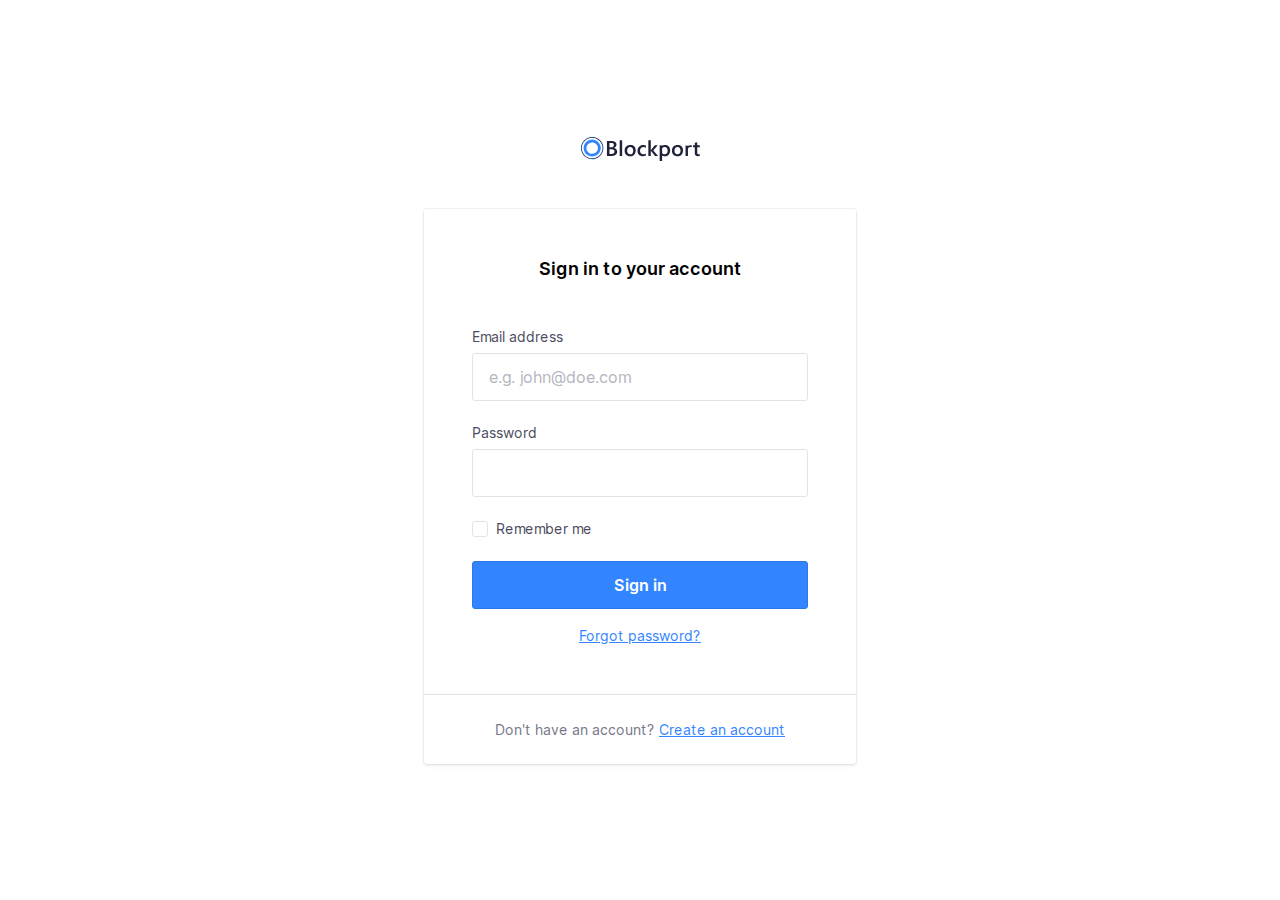
<file: index.html>
<!doctype html>
<html lang="en">

<head>
    <meta charset="utf-8">
    <meta http-equiv="x-ua-compatible" content="ie=edge">
    <title>Blockport - Sign in</title>
    <meta name="description" content="This is my HTML5 boilerplate.">
    <meta name="viewport" content="width=device-width, initial-scale=1.0">
    <meta name="msapplication-TileColor" content="#3385FF">
    <meta name="theme-color" content="#3385FF">

    <link rel="apple-touch-icon" sizes="180x180" href="apple-touch-icon.png">
    <link rel="icon" type="image/png" sizes="32x32" href="favicon-32x32.png">
    <link rel="icon" type="image/png" sizes="16x16" href="favicon-16x16.png">
    <link rel="manifest" href="site.webmanifest">
    <link rel="mask-icon" href="safari-pinned-tab.svg" color="#3385FF">

    <link rel="stylesheet" href="css/normalize.css">
    <link rel="stylesheet" href="css/screen.css">
</head>

<body>
    <section class="o-row o-row--lg o-row--login">
        <div class="o-container u-max-width-xs">
            <h1 class="c-logo">
                <svg class="c-logo__symbol" viewBox="0 0 119 24" xmlns="http://www.w3.org/2000/svg">
                    <title>Blockport</title>
                    <path class="c-logo__path c-logo__path--1"
                        d="M25.9496128,18.9917356 L25.9496128,4.04231406 L30.7396633,4.04231406 C32.19945,4.04231406 33.3560606,4.35834712 34.2094949,4.99041321 C35.0252057,5.55089835 35.5052521,6.4769114 35.4896465,7.4598347 C35.5056187,8.25676883 35.2485893,9.03557965 34.7604209,9.6694215 C34.2511175,10.3119823 33.5500641,10.7791057 32.7570539,11.0042975 L32.7570539,11.0459504 C33.6957957,11.1207168 34.5764055,11.5260387 35.2392256,12.1884297 C35.8602694,12.8310744 36.1707912,13.6667769 36.1707912,14.6955372 C36.1979832,15.9155062 35.6268682,17.0730015 34.6382155,17.8016529 C33.6205051,18.5950413 32.3363468,18.9917356 30.7857407,18.9917356 L25.9496128,18.9917356 Z M41.1511616,18.9918689 L38.6990404,18.9918689 L38.6990404,3.18727869 L41.1511616,3.18727869 L41.1511616,18.9918689 Z M49.1105387,19.2396694 C47.4477441,19.2396694 46.1195118,18.741157 45.1258418,17.7441322 C44.1321717,16.7471074 43.6360046,15.4247934 43.6373401,13.7771901 C43.6373401,11.9841322 44.1548767,10.5838017 45.1899495,9.57619833 C46.2250223,8.56859504 47.6200337,8.06479338 49.3749832,8.06479338 C51.0591469,8.06479338 52.3720202,8.55471073 53.3136027,9.53454547 C54.2551852,10.5143802 54.7226376,11.8730579 54.7159596,13.6105785 C54.7159596,15.313719 54.2091077,16.677686 53.195404,17.7024794 C52.1817003,18.7272727 50.8200787,19.2396694 49.1105387,19.2396694 Z M64.9231145,18.4998347 C63.986548,19.011405 62.9292595,19.2667693 61.8599663,19.2396694 C60.2572727,19.2396694 58.9657689,18.7444628 57.9854545,17.7540496 C57.0051402,16.7636364 56.5136477,15.4796694 56.5109764,13.9021488 C56.5109764,12.1434711 57.0385299,10.7312397 58.0936364,9.66545453 C59.1487429,8.59966942 60.5611166,8.0661157 62.3307576,8.06479338 C63.2258904,8.04636779 64.1144193,8.22027864 64.9351347,8.57454547 L64.9351347,10.8277686 C64.2490961,10.2941313 63.4035149,10.0011171 62.5310943,9.99471073 C61.5738178,9.96365776 60.6492491,10.3415166 59.9928283,11.0320661 C59.3330526,11.7236364 59.003165,12.6287603 59.003165,13.747438 C59.003165,14.8661157 59.3136869,15.7381818 59.9347306,16.3636364 C60.5557744,17.0023141 61.3891751,17.3216529 62.4349327,17.3216529 C63.3470917,17.3090469 64.2260005,16.9806241 64.9191077,16.3933884 L64.9191077,18.4998347 L64.9231145,18.4998347 Z M77.1256229,18.9918689 L74.0304209,18.9918689 L69.8393771,13.8605902 L69.7973064,13.8605902 L69.7973064,18.9918689 L67.3451852,18.9918689 L67.3451852,3.18727869 L69.7973064,3.18727869 L69.7973064,13.2039344 L69.8393771,13.2039344 L73.7980303,8.31462295 L76.7349663,8.31462295 L72.2814815,13.4718689 L77.1256229,18.9918689 Z M118.81569,18.8747107 C118.223016,19.1343064 117.578072,19.2557712 116.930522,19.2297521 C114.839007,19.2297521 113.793249,18.2380165 113.793249,16.2545455 L113.793249,10.2128926 L111.990219,10.2128926 L111.990219,8.31669423 L113.793249,8.31669423 L113.793249,5.84528927 L116.235354,5.15702479 L116.235354,8.31669423 L118.81569,8.31669423 L118.81569,10.2128926 L116.235354,10.2128926 L116.235354,15.5504132 C116.235354,16.1824793 116.351549,16.6340496 116.583939,16.905124 C116.81633,17.1761983 117.202312,17.3084298 117.741886,17.3018182 C118.130518,17.3099664 118.50999,17.1844984 118.81569,16.9467769 L118.81569,18.8647934 L118.81569,18.8747107 Z M109.678333,8.12826445 C110.052664,8.12904551 110.426384,8.1582218 110.796212,8.21553718 L110.796212,10.2961983 C110.392833,10.129817 109.958979,10.0480952 109.522071,10.0561983 C108.65244,10.0185786 107.815007,10.3854441 107.258266,11.0479339 C107.143588,11.1960713 107.043624,11.3548242 106.959764,11.5219835 L106.959764,18.9917356 L104.519663,18.9917356 L104.519663,8.37818184 L106.959764,8.66776859 L106.959764,8.67768594 C107.814579,8.30025824 108.742499,8.11272598 109.678333,8.12826445 Z M96.4320707,19.2396694 C94.7692761,19.2396694 93.4410438,18.741157 92.4473737,17.7441322 C91.4537037,16.7471074 90.9575366,15.4247934 90.9588721,13.7771901 C90.9588721,11.9841322 91.4764087,10.5838017 92.5114815,9.57619833 C93.5465543,8.56859504 94.9415657,8.06479338 96.6965152,8.06479338 C98.3806789,8.06479338 99.6935522,8.55471073 100.635135,9.53454547 C101.576717,10.5143802 102.04417,11.8730579 102.037492,13.6105785 C102.037492,15.313719 101.53064,16.677686 100.516936,17.7024794 C99.5032323,18.7272727 98.1416107,19.2396694 96.4320707,19.2396694 Z M87.7494781,9.53454547 C88.6883893,10.5157025 89.1578451,11.873719 89.1578451,13.608595 C89.1591806,15.3117355 88.6523287,16.6757025 87.6372896,17.7004959 C86.6222504,18.7252892 85.258625,19.2376859 83.5464141,19.2376859 C82.7065422,19.2489838 81.8737089,19.0847473 81.1023064,18.7557025 L81.1023064,23.8968595 L78.6622054,23.8968595 L78.6622054,8.31471073 L81.1023064,8.60429752 C81.9552279,8.23296681 82.8792553,8.04891403 83.8108586,8.06479338 C85.5017003,8.06479338 86.8145736,8.55471073 87.7494781,9.53454547 Z M96.5422559,9.99471073 C95.6726247,9.95709108 94.8351921,10.3239565 94.2784512,10.9864463 C93.7241864,11.6476033 93.4470539,12.5580165 93.4470539,13.7176859 C93.4470539,14.8363636 93.7275253,15.7170248 94.288468,16.3596694 C94.8529651,17.0028668 95.6823515,17.3568733 96.5422559,17.3216529 C97.5038721,17.3216529 98.2424466,17.0056198 98.7579798,16.3735537 C99.273513,15.7414876 99.5366216,14.8416529 99.5473064,13.6740496 C99.5473064,12.4998347 99.28954,11.5927273 98.7740067,10.9527273 C98.2584735,10.3127273 97.5145568,9.99338845 96.5422559,9.99471073 Z M28.4438047,6.03570248 L28.4438047,10.286281 L30.0645286,10.286281 C30.9353255,10.286281 31.6178058,10.0833058 32.1119697,9.67735538 C32.6061335,9.27140494 32.8532155,8.69619836 32.8532155,7.95173555 C32.8532155,6.67305785 31.9897643,6.03371902 30.262862,6.03371902 L28.4418013,6.03371902 L28.4438047,6.03570248 Z M28.4438047,12.2796694 L28.4438047,17.0082644 L30.5813973,17.0082644 C31.5163019,17.0082644 32.237514,16.7947108 32.7450337,16.3676033 C33.2602043,15.9259125 33.5416601,15.2742418 33.5083165,14.6003306 C33.5083165,13.0505785 32.4238271,12.2757025 30.2548485,12.2757025 L28.4518182,12.2757025 L28.4438047,12.2796694 Z M49.226734,9.99471073 C48.3571028,9.95709108 47.5196702,10.3239565 46.9629293,10.9864463 C46.4086646,11.6476033 46.131532,12.5580165 46.131532,13.7176859 C46.131532,14.8363636 46.4120034,15.7170248 46.9729461,16.3596694 C47.5370578,17.0036033 48.3664998,17.3583638 49.226734,17.3236364 C50.1883502,17.3236364 50.9269247,17.0076033 51.4424579,16.3755372 C51.9579912,15.7434711 52.2157576,14.8436364 52.2157576,13.6760331 C52.2157576,12.5018182 51.9579912,11.5947107 51.4424579,10.9547107 C50.9269247,10.3147108 50.1883502,9.99471073 49.226734,9.99471073 Z M85.8803367,16.3735537 C86.3958699,15.738843 86.6543043,14.8390083 86.6556397,13.6740496 C86.6556397,12.4985124 86.3978733,11.591405 85.8823401,10.9527273 C85.3668068,10.3140496 84.6282323,9.99471073 83.6666162,9.99471073 C82.796985,9.95709108 81.9595523,10.3239565 81.4028114,10.9864463 C81.2895823,11.124335 81.1896456,11.2724196 81.1043098,11.4287603 L81.1043098,15.9153719 C81.6149937,16.8312057 82.6094895,17.3774459 83.6646128,17.3216529 C84.626229,17.3216529 85.3648035,17.0056198 85.8803367,16.3735537 Z">
                    </path>
                    <path class="c-logo__path c-logo__path--2"
                        d="M11.1988215,19.5867769 C7.72899435,19.5891833 4.59940205,17.5218316 3.26949789,14.3488101 C1.93959376,11.1757885 2.67130845,7.5220381 5.12341434,5.09144786 C7.57552021,2.66085764 11.2650639,1.93214337 14.4714645,3.24513351 C17.6778651,4.55812363 19.7696074,7.65421885 19.771229,11.0895868 C19.7679239,15.7772288 15.9334776,19.5780304 11.1988215,19.5867769 Z M11.1988215,5.38314051 C8.86509736,5.38073339 6.75988968,6.77093308 5.86550131,8.90506387 C4.97111293,11.0391947 5.46382249,13.496632 7.11372873,15.1307206 C8.76363496,16.7648092 11.2455511,17.2534798 13.4013998,16.3687158 C15.5572486,15.4839518 16.962125,13.4001349 16.9605051,11.0895868 C16.9572,7.93949107 14.3805102,5.38572999 11.1988215,5.37917355 L11.1988215,5.38314051 Z">
                    </path>
                    <path class="c-logo__path c-logo__path--3"
                        d="M21.2917845,15.8796694 C21.3118182,15.8380165 21.3358586,15.8023141 21.3558923,15.7606612 C22.6443671,13.0744887 22.7786498,9.98607785 21.7280964,7.20021549 C20.6775431,4.41435317 18.5317957,2.16875244 15.7805219,0.975867769 L15.7805219,0.96 C15.6683333,0.910413222 15.5541414,0.874710744 15.4419529,0.82909091 C15.2937037,0.767603308 15.1434512,0.710082645 14.9931987,0.656528927 C14.792862,0.583140496 14.5925253,0.517685949 14.378165,0.458181816 C14.2319192,0.414545453 14.0856734,0.374876033 13.9394276,0.337190082 C13.7203928,0.281652893 13.501358,0.23338843 13.2823232,0.192396694 C13.1480976,0.16661157 13.0138721,0.144793388 12.8816498,0.124958678 C12.6546016,0.0905785125 12.4275533,0.0634710744 12.2005051,0.0436363637 C12.0762963,0.0337190082 11.9500842,0.0238016529 11.8258754,0.0178512397 C11.5881425,0.00462809917 11.3510774,-0.000661157024 11.1146801,0.00198347107 C10.988468,0.00198347107 10.8622559,0.00198347107 10.7380471,0.0119008265 C10.5076599,0.0218181818 10.2792761,0.0376859504 10.0528956,0.0614876034 C9.9146633,0.0753719009 9.77843434,0.0932231406 9.64220539,0.113057851 C9.44186869,0.142809918 9.22350168,0.176528926 9.01715488,0.218181818 C8.86089226,0.249917356 8.70462963,0.283636364 8.548367,0.321322314 C8.39210438,0.359008265 8.18575758,0.412561983 8.00745791,0.466115701 C7.82915825,0.519669423 7.65286195,0.577190081 7.47656566,0.638677688 C7.30026936,0.70016529 7.17405724,0.747768594 7.02580808,0.807272727 C6.82547138,0.884628098 6.63715488,0.969917355 6.44483165,1.05719008 C6.31861953,1.11471074 6.19441077,1.17421488 6.07220539,1.23768595 C5.87186869,1.34082644 5.67153199,1.45190082 5.47119529,1.56694215 C5.36301347,1.63041322 5.25683502,1.69586777 5.15065657,1.76528926 C4.95165543,1.89752066 4.75666107,2.02975207 4.5656734,2.16198347 C4.46416949,2.23603306 4.36400114,2.31140496 4.26516835,2.38809918 C4.07952302,2.52958678 3.89721661,2.67834711 3.71824916,2.83438017 C3.61607744,2.92363636 3.51791246,3.0168595 3.41774411,3.11008265 C3.25747475,3.26347108 3.10121212,3.42214876 2.94895623,3.5861157 C2.84678451,3.69719008 2.74861953,3.81024794 2.64845118,3.92528926 C2.51021886,4.08793389 2.37599327,4.25454547 2.24777778,4.42512397 C2.15161616,4.55206611 2.05946128,4.68099175 1.96930976,4.82181816 C1.90119529,4.92099175 1.82506734,5.0201653 1.75895623,5.11537188 C1.69284512,5.2105785 1.65878788,5.29190081 1.60670034,5.37917355 C1.53457912,5.49818184 1.46446128,5.61917355 1.40636364,5.74214876 C1.28415825,5.96231406 1.16796296,6.18446282 1.06178451,6.40859504 C1.02372054,6.44826445 0.995673401,6.49586778 0.981649832,6.54148761 C0.967626263,6.58710744 0.939579125,6.65454547 0.915538721,6.71008265 C0.808692479,6.95471075 0.711863077,7.20132232 0.625050505,7.44991735 C0.588989899,7.55438018 0.55426487,7.65884298 0.520875421,7.76330577 C0.444747475,8.00528927 0.377968575,8.24793388 0.320538721,8.49123966 C0.291156005,8.61157023 0.263776655,8.73190084 0.238400673,8.85223141 C0.191655443,9.07966942 0.152255892,9.30710742 0.12020202,9.53454547 C0.10016835,9.67338842 0.0821380471,9.81024795 0.0681144781,9.9490909 C0.0460774411,10.1613223 0.0320538721,10.3715703 0.022037037,10.5838017 C0.022037037,10.7365289 0.010016835,10.8872727 0.010016835,11.04 C0.010016835,11.2383471 0.010016835,11.4366942 0.026043771,11.6350413 C0.026043771,11.7917356 0.0440740741,11.9484297 0.0580976431,12.105124 C0.0761279461,12.3034711 0.104175084,12.5018182 0.132222222,12.7001653 C0.146245791,12.8429752 0.18030303,13.0036364 0.2003367,13.1543802 C0.238400673,13.3527273 0.286481481,13.5510744 0.336565657,13.7494215 C0.380639731,13.8961983 0.406683502,14.0330579 0.446750842,14.1758678 C0.506851852,14.3742149 0.576969697,14.5844628 0.647087542,14.7867769 C0.693164983,14.9157025 0.739242424,15.0446281 0.789326599,15.1715703 C0.871464646,15.3699174 0.963619529,15.5801653 1.05777778,15.7804959 C1.11387205,15.8995041 1.16996633,16.0185124 1.23006734,16.1355372 C1.33223906,16.3338843 1.44242424,16.5322314 1.55461279,16.7166942 C1.62473064,16.8357025 1.69484848,16.9527273 1.76897306,17.0677686 C1.88316498,17.2442975 2.00537037,17.4168595 2.12957912,17.587438 C2.21973064,17.7123967 2.31188552,17.8353719 2.40804714,17.9563636 C2.50420875,18.0773554 2.65646465,18.2519008 2.78468013,18.3966942 C2.91289562,18.5414876 3.02308081,18.6644628 3.14929293,18.7933884 C3.27550505,18.9223141 3.3876936,19.027438 3.51190236,19.1424794 C3.63611111,19.2575206 3.81841751,19.4241322 3.98069024,19.5590082 C4.09287879,19.6522314 4.20907407,19.7434711 4.32727273,19.8327273 C4.50957912,19.9735537 4.69388889,20.1084297 4.88621212,20.2294215 C4.9362963,20.2631405 4.98037037,20.3008265 5.03045455,20.3345455 C7.52290169,21.989742 10.5859073,22.5756212 13.5217147,21.9587191 C16.4575222,21.3418171 19.0161165,19.5746694 20.6146465,17.0598347 L20.6266667,17.0598347 C20.6647306,17.0003306 20.6947811,16.9368595 20.7328451,16.8753719 C20.8149832,16.7424794 20.8911111,16.6036364 20.9692424,16.4647934 C21.0854377,16.2763636 21.1936195,16.08 21.2917845,15.8796694 Z M6.96771044,20.4198347 C6.40765296,20.1694737 5.87129224,19.8701033 5.36501684,19.5252893 C5.18671717,19.4042975 5.01442761,19.2773554 4.84614478,19.1464463 C4.73996633,19.065124 4.63378788,18.9818182 4.53161616,18.8965289 C4.38136364,18.7715703 4.23912458,18.6406612 4.09888889,18.5097521 C3.9586532,18.378843 3.87451178,18.2995041 3.76632997,18.1884297 C3.65814815,18.0773554 3.53794613,17.9444628 3.42976431,17.8214876 C3.32158249,17.6985124 3.19737374,17.5557025 3.08718855,17.4247934 C2.97700337,17.2938843 2.91489899,17.1986777 2.83075758,17.0836364 C2.71656566,16.9249587 2.60237374,16.766281 2.49819865,16.6036364 C2.43008418,16.4965289 2.36597643,16.3894215 2.29786195,16.2803306 C2.19368687,16.1038017 2.09752525,15.9252893 1.9973569,15.7447934 C1.94126263,15.6376859 1.89117845,15.528595 1.83909091,15.4195041 C1.7609596,15.2231405 1.67681818,15.0386777 1.60069024,14.8482644 C1.55461279,14.7332231 1.51454545,14.6161983 1.47247475,14.501157 C1.40436027,14.3127273 1.34025253,14.1242975 1.28415825,13.9319008 C1.24609428,13.8029752 1.2140404,13.6760331 1.18198653,13.5490909 C1.13590909,13.3626446 1.09183502,13.1761983 1.05577441,12.9897521 C1.02973064,12.8429752 1.0076936,12.7140496 0.981649832,12.5771901 C0.953602694,12.3927273 0.92956229,12.2082644 0.911531987,12.0218182 C0.897508418,11.8809918 0.889494949,11.7401653 0.881481481,11.5993388 C0.881481481,11.4109091 0.865454545,11.2224794 0.865454545,11.0340496 C0.865454545,10.8971901 0.865454545,10.7603306 0.877474747,10.6254545 C0.877474747,10.4271074 0.899511785,10.2287603 0.919545455,10.0304132 C0.931565657,9.90743803 0.94959596,9.78247936 0.965622896,9.65950414 C0.995673401,9.44528927 1.03173401,9.23107436 1.07580808,9.01884299 C1.09784512,8.91173555 1.12188552,8.80462812 1.14792929,8.69950414 C1.20402357,8.47074382 1.27080247,8.24330577 1.34826599,8.01719009 C1.37764871,7.9246281 1.408367,7.83206612 1.44042088,7.73950414 C1.52189113,7.50545453 1.61204265,7.2740496 1.71087542,7.04528927 C1.75094276,6.95206611 1.7910101,6.86082645 1.83508418,6.76958679 C1.93525253,6.55537188 2.03542088,6.3490909 2.15762626,6.14479338 C2.21973064,6.03570248 2.27983165,5.92661158 2.34594276,5.81752064 C2.45412458,5.63900825 2.5683165,5.46644628 2.68651515,5.29586778 C2.7686532,5.17685949 2.85279461,5.0598347 2.93893939,4.94479338 C3.06047699,4.7847934 3.18602133,4.62876031 3.31557239,4.47669423 C3.40505612,4.36826447 3.49520763,4.26710742 3.58602694,4.17322312 C3.73026936,4.01983471 3.87718294,3.86842975 4.02676768,3.71900826 C4.11491582,3.63438017 4.20506734,3.55173554 4.29722222,3.47107438 C4.46016275,3.32694215 4.62710998,3.18809917 4.79806397,3.05454545 C4.88754769,2.98446281 4.978367,2.91834711 5.07052189,2.85619835 C5.24815375,2.72396694 5.42912458,2.60099173 5.61343434,2.48727273 C5.71093152,2.42512397 5.80909651,2.36561983 5.90792929,2.30876033 C6.09090349,2.20165289 6.27654882,2.09983471 6.46486532,2.00330579 C6.57705387,1.94644628 6.69057799,1.89157025 6.80543771,1.83867769 C6.98306957,1.75669422 7.16203704,1.67933884 7.34234007,1.60661157 C7.47589785,1.55239669 7.61413018,1.50082645 7.75703704,1.45190082 C7.91864196,1.39504132 8.08225029,1.34214876 8.24786195,1.29322314 C8.41347361,1.24429752 8.57975307,1.2 8.74670034,1.16033058 C8.8896072,1.12595041 9.03318182,1.09421488 9.17742424,1.06512397 C9.36841191,1.02677686 9.56073514,0.994380165 9.75439394,0.967933885 C9.87993826,0.950743802 10.0061504,0.934876033 10.1330303,0.920330577 C10.3440516,0.899173554 10.5557407,0.883966942 10.7680976,0.874710744 L11.1126768,0.874710744 C11.3317116,0.874710744 11.5514141,0.880000001 11.7717845,0.890578513 L12.1143603,0.914380167 C12.3307239,0.932892563 12.5464197,0.958677687 12.7614478,0.991735538 C12.8829854,1.01024793 13.004523,1.0307438 13.1260606,1.05322314 C13.330404,1.09157025 13.5347475,1.13652893 13.7390909,1.18809918 C13.8713131,1.22181818 14.0035354,1.25752066 14.1397643,1.29719008 C14.3320875,1.35404959 14.523743,1.41619835 14.7147306,1.48363636 C14.8509596,1.53322314 14.9851852,1.58479339 15.115404,1.64033058 C17.755199,2.69780719 19.8336285,4.79210648 20.8551251,7.42387715 C21.8766218,10.0556478 21.7496417,12.9890377 20.5044613,15.5246281 C20.4123064,15.7229752 20.3041246,15.8975206 20.207963,16.08 C20.1378451,16.2029752 20.0697306,16.3279339 19.9956061,16.4489256 C17.2731751,20.8198837 11.7011151,22.517402 6.96771044,20.4178512 L6.96771044,20.4198347 Z">
                    </path>
                </svg>
            </h1>
            <form class="c-card" action="#">
                <div class="c-card__body">
                    <h2 class="c-card__title">
                        Sign in to your account
                    </h2>
                    <p class="c-form-field">
                        <label class="c-label" for="username">
                            Email address
                        </label>
                        <input class="c-input" type="email" name="username" id="username"
                            placeholder="e.g. john@doe.com" required>
                    </p>
                    <p class="c-form-field">
                        <label class="c-label" for="password">
                            Password
                        </label>
                        <input class="c-input" type="password" name="password" id="password" required>
                    </p>
                    <p class="c-form-field c-form-field--option">
                        <input class="o-hide-accessible c-option c-option--hidden" type="checkbox" id="rememberme">
                        <label class="c-label c-label--option c-custom-option" for="rememberme">
                            <span class="c-custom-option__fake-input c-custom-option__fake-input--checkbox"> 
                                <svg class="c-custom-option__symbol" xmlns="http://www.w3.org/2000/svg" viewBox="0 0 9 6.75">
                                    <path d="M4.75,9.5a1,1,0,0,1-.707-.293l-2.25-2.25A1,1,0,1,1,3.207,5.543L4.75,7.086,8.793,3.043a1,1,0,0,1,1.414,1.414l-4.75,4.75A1,1,0,0,1,4.75,9.5" transform="translate(-1.5 -2.75)"/>
                                </svg>
                            </span>
                            Remember me
                        </label>
                    </p>
                    <p class="u-mb-md">
                        <!-- Input type button
                                <input type="submit" class="o-button-reset c-button" value="Sign in"/>
                            -->
                        <!-- Button -->
                        <button class="o-button-reset c-button">Sign in</button>
                    </p>
                    <p class="u-text-sm u-align-text-center">
                        <a href="#!">
                            Forgot password?
                        </a>
                    </p>
                </div>
                <div class="c-card__footer">
                    <p class="u-align-text-center u-text-sm u-color-neutral-dark">
                        Don't have an account? <a href="#">Create an account</a>
                    </p>
                </div>
            </form>

        </div>
    </section>
</body>

</html>
</file>
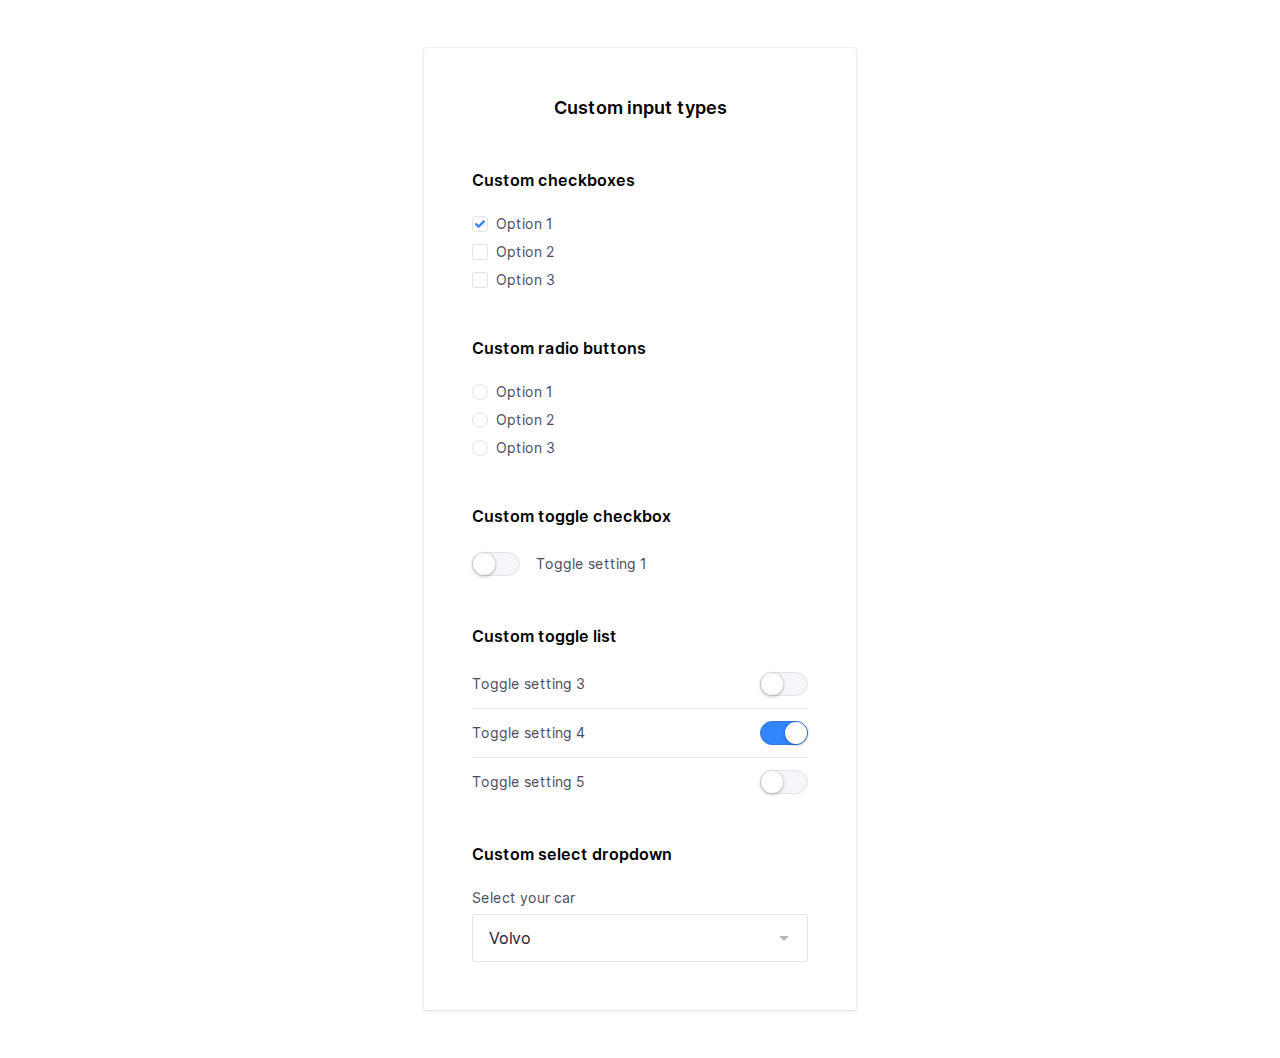
<file: inputs.html>
<!doctype html>
<html lang="en">

<head>
    <meta charset="utf-8">
    <meta http-equiv="x-ua-compatible" content="ie=edge">
    <title>Blockport - Custom input types</title>
    <meta name="description" content="This is my HTML5 boilerplate.">
    <meta name="viewport" content="width=device-width, initial-scale=1.0">
    <meta name="msapplication-TileColor" content="#3385FF">
    <meta name="theme-color" content="#3385FF">

    <link rel="apple-touch-icon" sizes="180x180" href="apple-touch-icon.png">
    <link rel="icon" type="image/png" sizes="32x32" href="favicon-32x32.png">
    <link rel="icon" type="image/png" sizes="16x16" href="favicon-16x16.png">
    <link rel="manifest" href="site.webmanifest">
    <link rel="mask-icon" href="safari-pinned-tab.svg" color="#3385FF">

    <link rel="stylesheet" href="css/normalize.css">
    <link rel="stylesheet" href="css/screen.css">
</head>

<body>
    <section class="o-row o-row--lg o-row--login o-row--beta">
        <div class="o-container u-max-width-xs">
            <form class="c-card" action="#">
                <div class="c-card__body">
                    <h2 class="c-card__title">
                        Custom input types
                    </h2>
                    <div class="o-section">
                        <!-- Custom checkboxes -->
                        <h5>
                            Custom checkboxes
                        </h5>
                        <ul class="o-list c-option-list">
                            <li class="c-form-field c-form-field--option c-option-list__item">
                                <input class="o-hide-accessible c-option c-option--hidden" type="checkbox"
                                    id="checkbox1" checked>
                                <label class="c-label c-label--option c-custom-option" for="checkbox1">
                                    <span class="c-custom-option__fake-input c-custom-option__fake-input--checkbox">
                                        <svg class="c-custom-option__symbol" xmlns="http://www.w3.org/2000/svg"
                                            viewBox="0 0 9 6.75">
                                            <path
                                                d="M4.75,9.5a1,1,0,0,1-.707-.293l-2.25-2.25A1,1,0,1,1,3.207,5.543L4.75,7.086,8.793,3.043a1,1,0,0,1,1.414,1.414l-4.75,4.75A1,1,0,0,1,4.75,9.5"
                                                transform="translate(-1.5 -2.75)" />
                                        </svg>
                                    </span>
                                    Option 1
                                </label>
                            </li>
                            <li class="c-form-field c-form-field--option c-option-list__item">
                                <input class="o-hide-accessible c-option c-option--hidden" type="checkbox"
                                    id="checkbox2">
                                <label class="c-label c-label--option c-custom-option" for="checkbox2">
                                    <span class="c-custom-option__fake-input c-custom-option__fake-input--checkbox">
                                        <svg class="c-custom-option__symbol" xmlns="http://www.w3.org/2000/svg"
                                            viewBox="0 0 9 6.75">
                                            <path
                                                d="M4.75,9.5a1,1,0,0,1-.707-.293l-2.25-2.25A1,1,0,1,1,3.207,5.543L4.75,7.086,8.793,3.043a1,1,0,0,1,1.414,1.414l-4.75,4.75A1,1,0,0,1,4.75,9.5"
                                                transform="translate(-1.5 -2.75)" />
                                        </svg>
                                    </span>
                                    Option 2
                                </label>
                            </li>
                            <li class="c-form-field c-form-field--option c-option-list__item">
                                <input class="o-hide-accessible c-option c-option--hidden" type="checkbox"
                                    id="checkbox3">
                                <label class="c-label c-label--option c-custom-option" for="checkbox3">
                                    <span class="c-custom-option__fake-input c-custom-option__fake-input--checkbox">
                                        <svg class="c-custom-option__symbol" xmlns="http://www.w3.org/2000/svg"
                                            viewBox="0 0 9 6.75">
                                            <path
                                                d="M4.75,9.5a1,1,0,0,1-.707-.293l-2.25-2.25A1,1,0,1,1,3.207,5.543L4.75,7.086,8.793,3.043a1,1,0,0,1,1.414,1.414l-4.75,4.75A1,1,0,0,1,4.75,9.5"
                                                transform="translate(-1.5 -2.75)" />
                                        </svg>
                                    </span>
                                    Option 3
                                </label>
                            </li>
                        </ul>
                    </div>
                    <div class="o-section">
                        <!-- Custom radio buttons -->
                        <h5>
                            Custom radio buttons
                        </h5>
                        <ul class="o-list c-option-list">
                            <li class="c-form-field c-form-field--option c-option-list__item">
                                <input class="o-hide-accessible c-option c-option--hidden" type="radio" name="radios"
                                    id="radio1">
                                <label class="c-label c-label--option c-custom-option" for="radio1">
                                    <span class="c-custom-option__fake-input c-custom-option__fake-input--radio">
                                        <span class="c-custom-option__symbol"></span>
                                    </span>
                                    Option 1
                                </label>
                            </li>
                            <li class="c-form-field c-form-field--option c-option-list__item">
                                <input class="o-hide-accessible c-option c-option--hidden" type="radio" name="radios"
                                    id="radio2">
                                <label class="c-label c-label--option c-custom-option" for="radio2">
                                    <span class="c-custom-option__fake-input c-custom-option__fake-input--radio">
                                        <span class="c-custom-option__symbol"></span>
                                    </span>
                                    Option 2
                                </label>
                            </li>
                            <li class="c-form-field c-form-field--option c-option-list__item">
                                <input class="o-hide-accessible c-option c-option--hidden" type="radio" name="radios"
                                    id="radio3">
                                <label class="c-label c-label--option c-custom-option" for="radio3">
                                    <span class="c-custom-option__fake-input c-custom-option__fake-input--radio">
                                        <span class="c-custom-option__symbol"></span>
                                    </span>
                                    Option 3
                                </label>
                            </li>
                        </ul>
                    </div>
                    <div class="o-section">
                        <!-- Custom toggle checkboxes -->
                        <h5>
                            Custom toggle checkbox
                        </h5>
                        <p>
                            <input class="o-hide-accessible c-option c-option--hidden" type="checkbox" id="toggle1">
                            <label class="c-label c-label--option c-custom-toggle" for="toggle1">
                                <span class="c-custom-toggle__fake-input">
                                </span>
                                Toggle setting 1
                            </label>
                        </p>
                    </div>
                    <div class="o-section">
                        <h5>
                            Custom toggle list
                        </h5>
                        <ul class="o-list c-custom-toggle-list">
                            <li class="c-custom-toggle-list__item">
                                <input class="o-hide-accessible c-option c-option--hidden" type="checkbox" id="toggle3">
                                <label class="c-label c-label--option c-custom-toggle c-custom-toggle--inverted"
                                    for="toggle3">
                                    <span class="c-custom-toggle__fake-input">
                                    </span>
                                    Toggle setting 3
                                </label>
                            </li>
                            <li class="c-custom-toggle-list__item">
                                <input class="o-hide-accessible c-option c-option--hidden" type="checkbox" id="toggle4"
                                    checked>
                                <label class="c-label c-label--option c-custom-toggle c-custom-toggle--inverted"
                                    for="toggle4">
                                    <span class="c-custom-toggle__fake-input">
                                    </span>
                                    Toggle setting 4
                                </label>
                            </li>
                            <li class="c-custom-toggle-list__item">
                                <input class="o-hide-accessible c-option c-option--hidden" type="checkbox" id="toggle5">
                                <label class="c-label c-label--option c-custom-toggle c-custom-toggle--inverted"
                                    for="toggle5">
                                    <span class="c-custom-toggle__fake-input">
                                    </span>
                                    Toggle setting 5
                                </label>
                            </li>
                        </ul>
                    </div>
                    <div class="o-section">
                        <!-- Custom select -->
                        <h5>
                            Custom select dropdown
                        </h5>
                        <p class="c-form-field">
                            <label class="c-label" for="select1">
                                Select your car
                            </label>
                            <span class="c-custom-select">
                                <select class="c-input c-custom-select__input" class="" name="select1" id="select1">
                                    <option value="volvo">Volvo</option>
                                    <option value="saab">Saab</option>
                                    <option value="mercedes">Mercedes</option>
                                    <option value="audi">Audi</option>
                                </select>
                                <svg class="c-custom-select__symbol" xmlns="http://www.w3.org/2000/svg"
                                    viewBox="0 0 24 24">
                                    <path d="M7,10l5,5,5-5Z" />
                                </svg>
                            </span>
                        </p>
                    </div>
                </div>
            </form>
        </div>
    </section>
</body>
</html>
</file>
<file: css/screen.css>
/*------------------------------------*\
#FONTS
\*------------------------------------*/

@font-face {
    font-family: "Inter Web";
    font-weight: 400;
    src: url("../fonts/Inter-Regular.woff2") format("woff2")
}

@font-face {
    font-family: "Inter Web";
    font-weight: 600;
    src: url("../fonts/Inter-SemiBold.woff2") format("woff2")
}

/*------------------------------------*\
#Variables
\*------------------------------------*/

:root {
    /* Global colors */
    --global-color-alpha-light: #4F95FF;
    --global-color-alpha: #3385FF;
    --global-color-alpha-dark: #2E77E6;
    --global-color-alpha-x-dark: #1B4186;
    --global-color-alpha-transparent: #3385ffbf;
    --global-color-alpha-x-transparent: #3385ff4d;

    --global-color-neutral-xxxx-light: #F5F6FA;
    --global-color-neutral-xxx-light: #E2E3E7;
    --global-color-neutral-xx-light: #caccd4;
    --global-color-neutral-x-light: #b5b6c0;
    --global-color-neutral-light: #a0a1ad;
    --global-color-neutral: #8b8c9a;
    --global-color-neutral-dark: #757787;
    --global-color-neutral-x-dark: #606274;
    --global-color-neutral-xx-dark: #4b4c60;
    --global-color-neutral-xxx-dark: #35374d;
    --global-color-neutral-xxxx-dark: #20223a;

    /* global page settings */
    --global-html-color: var(--global-color-neutral-xxxx-dark);
    --global-html-backgroundColor: var(--global-color-neutral-xxxx-light);
    --global-selection-backgroundColor: var(--global-color-alpha);    

    /* borders */
    --global-borderRadius: 3px;
    --global-borderWidth: 1px;

    /* transitions */
    --global-transitionTiming-alpha: .1s ease-out;

    /* Baseline settings */
    --global-baseline: 8px;         
    --global-whitespace: calc(var(--global-baseline) * 3); /* = 24px */

    --global-whitespace-xs: calc(var(--global-baseline) / 2); /* = 4px */
    --global-whitespace-sm: calc(var(--global-baseline) * 1); /*  = 8px */
    --global-whitespace-md: calc(var(--global-baseline) * 2); /*  = 16px */
    --global-whitespace-lg: calc(var(--global-baseline) * 4); /*  = 32px */
    --global-whitespace-xl: calc(var(--global-whitespace) * 2); /*  = 48px */
    --global-whitespace-xxl: calc(var(--global-whitespace) * 3); /*  = 72px */

    /* forms */
    --global-placeholder-color: var(--global-color-neutral-x-light);
    --global-input-backgroundColor: White;
    --global-input-color: var(--global-color-neutral-xxxx-dark);
    --global-input-borderColor: var(--global-color-neutral-xxx-light);
    --global-input-hover-borderColor: var(--global-color-neutral-xx-light);
    --global-input-focus-borderColor: var(--global-color-alpha);
    --global-input-focus-boxShadowColor: var(--global-color-alpha-x-transparent);
    --global-input-focus-boxShadow: 0 0 0 3px var(--global-input-focus-boxShadowColor);

    --global-color-error: red;

    /* global page color */
    --global-page-color: var(--color-neutral-xxxx-dark);
    --global-page-backgroundColor: var(--color-neutral-xxxx-light);
}

/*------------------------------------*\
#GENERIC
\*------------------------------------*/

/*
    Generic: Page
    ---
    Global page styles + universal box-sizing:
*/

html {
    /* 
    background-color: var(--global-html-backgroundColor);
    color: var(--global-html-color); 
    */
    color: var(--global-page-color); 
    background-color: var(--global-page-backgroundColor);
    font-size: 16px;
    line-height: 1.5;
    font-family: "Inter Web", Helvetica, arial, sans-serif;
    box-sizing: border-box;
    -webkit-font-smoothing: antialiased;
    -moz-osx-font-smoothing: grayscale;
}

*,
*:before,
*:after {
    box-sizing: inherit;
}

/*
* Remove text-shadow in selection highlight:
* https://twitter.com/miketaylr/status/12228805301
*
* Customize the background color to match your design.
*/

::-moz-selection {
    background: var(--global-selection-backgroundColor);
    color: white;
    text-shadow: none;
}

::selection {
    background: var(--global-selection-backgroundColor);
    color: white;
    text-shadow: none;
}

/*------------------------------------*\
#Elements
\*------------------------------------*/

/*
Elements: Images
---
Default markup for images to make them responsive
*/

img {
    max-width: 100%;
    vertical-align: top;
}

/*
    Elements: typography
    ---
    Default markup for typographic elements
*/

h1,
h2,
h3 {
    font-weight: 600;
}

h1 {
    font-size: 36px;
    line-height: 48px;
    margin: 0 0 var(--global-whitespace);
}

h2 {
    font-size: 32px;
    line-height: 40px;
    margin: 0 0 var(--global-whitespace);
}

h3 {
    font-size: 26px;
    line-height: 32px;
    margin: 0 0 var(--global-whitespace);
}

h4,
h5,
h6 {
    font-size: 16px;
    font-weight: 600;
    line-height: 24px;
    margin: 0 0 var(--global-whitespace);
}

p,
ol,
ul,
dl,
table,
address,
figure {
    margin: 0 0 var(--global-whitespace);
}

ul,
ol {
    padding-left: var(--global-whitespace);
}

li ul,
li ol {
    margin-bottom: 0;
}

blockquote {
    font-style: normal;
    font-size: 23px;
    line-height: 32px;
    margin: 0 0 var(--global-whitespace);
}

blockquote * {
    font-size: inherit;
    line-height: inherit;
}

figcaption {
    font-weight: 400;
    font-size: 12px;
    line-height: 16px;
    margin-top: var(--global-whitespace-sm);
}

hr {
    border: 0;
    height: 1px;
    background: LightGrey;
    margin: 0 0 var(--global-whitespace);
}

a,
a:visited {
    transition: all var(--global-transitionTiming-alpha);
    color: var(--global-color-alpha);
    outline-color: var(--global-link-BoxShadowColor);
    outline-width: medium;
    outline-offset: 2px;
}

a:hover,
a:focus {
    color: var(--global-color-alpha-light);
}

a:active {
    color: var(--global-color-alpha-dark);
}

label,
input {
    display: block;
}

select {
    width: 100%;
}

input::placeholder {
    color: var(--global-placeholder-color);
}

/*------------------------------------*\
#OBJECTS
\*------------------------------------*/

/*
    Objects: Row
    ---
    Creates a horizontal row that stretches the viewport and adds padding around children
*/

.o-row {
    position: relative;
    padding: var(--global-whitespace) var(--global-whitespace) 0;
}

.o-row--login {
    min-height: 100vh;
    display: flex;
    align-items: center;
}

/* size modifiers */

.o-row--lg {
    padding-top: var(--global-whitespace-xl);
    padding-bottom: var(--global-whitespace);
}

.o-row--xl {
    padding-top: var(--global-whitespace-xxl);
    padding-bottom: var(--global-whitespace-xl);
}

@media (min-width: 768px) {
    .o-row {
        padding-left: var(--global-whitespace-xl);
        padding-right: var(--global-whitespace-xl);
    }
}

@media (min-width: 992px) {
    .o-row--xl {
        padding-top: 96px;
        padding-bottom: var(--global-whitespace-xxl);
    }
}

/*
    Objects: Container
    ---
    Creates a horizontal container that sets de global max-width
*/

.o-container {
    margin-left: auto;
    margin-right: auto;
    max-width: 79.5em; /* 79.5 * 16px = 1272 */
    width: 100%;
}

/*
    Objects: section
    ---
    Creates vertical whitespace between adjacent sections inside a row
*/

.o-section {
    position: relative;
}

.o-section + .o-section {
    padding-top: var(--global-whitespace);
}

@media (min-width: 768px) {
    .o-section--lg + .o-section--lg,
    .o-section--xl + .o-section--xl {
        padding-top: var(--global-whitespace-xl);
    }
}

@media (min-width: 992px) {
    .o-section--xl + .o-section--xl {
        padding-top: var(--global-whitespace-xxl);
    }
}

/*
    Objects: Layout
    ---
    The layout object provides us with a column-style layout system. This object
    contains the basic structural elements, but classes should be complemented
    with width utilities
*/

.o-layout {
    display: flex;
    flex-wrap: wrap;
}

.o-layout__item {
    width: 100%;
}

/* gutter modifiers, these affect o-layout__item too */

.o-layout--gutter {
    margin: 0 -12px;
}

.o-layout--gutter > .o-layout__item {
    padding: 0 calc(var(--global-whitespace) / 2);
}

.o-layout--gutter-sm {
    margin: 0 -6px;
}

.o-layout--gutter-sm > .o-layout__item {
    padding: 0 6px;
}

.o-layout--gutter-lg {
    margin: 0 -24px;
}

.o-layout--gutter-lg > .o-layout__item {
    padding: 0 24px;
}

.o-layout--gutter-xl {
    margin: 0 -48px;
}

.o-layout--gutter-xl > .o-layout__item {
    padding: 0 var(--global-whitespace-xl);
}

/* reverse horizontal row modifier */

.o-layout--row-reverse {
    flex-direction: row-reverse;
}

/* Horizontal alignment modifiers*/

.o-layout--justify-start {
    justify-content: flex-start;
}

.o-layout--justify-end {
    justify-content: flex-end;
}

.o-layout--justify-center {
    justify-content: center;
}

.o-layout--justify-space-around {
    justify-content: space-around;
}

.o-layout--justify-space-evenly {
    justify-content: space-evenly;
}

.o-layout--justify-space-between {
    justify-content: space-between;
}

/* Vertical alignment modifiers */

.o-layout--align-start {
    align-items: flex-start;
}

.o-layout--align-end {
    align-items: flex-end;
}

.o-layout--align-center {
    align-items: center;
}

.o-layout--align-baseline {
    align-items: baseline;
}

/* Vertical alignment modifiers that only work if there is one than one flex item */

.o-layout--align-content-start {
    align-content: start;
}

.o-layout--align-content-end {
    align-content: end;
}

.o-layout--align-content-center {
    align-content: center;
}

.o-layout--align-content-space-around {
    align-content: space-around;
}

.o-layout--align-content-space-between {
    align-content: space-between;
}

/*
    Objects: List
    ---
    Small reusable object to remove default list styling from lists
*/

.o-list {
    list-style: none;
    padding: 0;
}

/*
    Object: Button reset
    ---
    Small button reset object
*/

.o-button-reset {
    border: none;
    margin: 0;
    padding: 0;
    width: auto;
    overflow: visible;
    background: transparent;

    /* inherit font & color from ancestor */
    color: inherit;
    font: inherit;

    /* Normalize `line-height`. Cannot be changed from `normal` in Firefox 4+. */
    line-height: normal;

    /* Corrects font smoothing for webkit */
    -webkit-font-smoothing: inherit;
    -moz-osx-font-smoothing: inherit;

    /* Corrects inability to style clickable `input` types in iOS */
    -webkit-appearance: none;
}

/*
    Object: Hide accessible
    ---
    Accessibly hide any element
*/

.o-hide-accessible {
    position: absolute;
    width: 1px;
    height: 1px;
    padding: 0;
    margin: -1px;
    overflow: hidden;
    clip: rect(0, 0, 0, 0);
    border: 0;
}

/*------------------------------------*\
#COMPONENTS
\*------------------------------------*/

/*
    Component: Logo
    ---
    Website main logo
*/

.c-logo {
    --logo__path--1--Fill: var(--global-color-neutral-xxxx-dark);
    --logo__path--2--Fill: var(--global-color-alpha);
    --logo__path--3--Fill: var(--global-color-alpha-x-dark);
    height: var(--global-whitespace);
    display: flex;
    align-items: center;
    justify-content: center;
    margin-bottom: var(--global-whitespace-xl);
}

.c-logo__symbol {
    height: 100%;
}

.c-logo__path--1 {
    fill: var(--logo__path--1--fill, var(--global-color-neutral-xxxx-dark));
  }
  
  .c-logo__path--2 {
    fill: var(--logo__path--2--fill, var(--global-color-alpha));
  }
  
  .c-logo__path--3 {
    fill: var(--logo__path--3--fill, var(--global-color-alpha-x-dark));
  }

/*
    Component: Card
    ---
    Card with box shadow
*/

.c-card {
    --card-backgroundColor: White;
    --card__footer-borderColor: var(--global-color-neutral-xxx-light);
    --card-borderRadius: var(--global-borderRadius);
    background-color: var(--card-backgroundColor);
    margin-bottom: var(--global-whitespace);
    border-radius: var(--card-borderRadius);
    box-shadow: 0 0 0 1px rgba(0,0,0, 0.05), 0 2px 4px rgba(0,0,0,.075);
    overflow: hidden;
}

/* Add padding to child for more flexibility */
.c-card__body,
.c-card__footer {
    padding: var(--global-whitespace) var(--global-whitespace) 0;
    overflow: auto; /* Fix margin collapse */
}

.c-card__footer {   
    text-align: center;
    border-top: 1px solid var(--card__footer-borderColor);
}

.c-card__title {
    text-align: center;
    font-size: 18px;
    line-height: var(--global-whitespace);
    font-weight: 600;
}

@media (min-width: 27em) {
    .c-card__body {
        padding: var(--global-whitespace-xl) var(--global-whitespace-xl) var(--global-whitespace);
    }

    .c-card__title {
        margin-bottom: var(--global-whitespace-xl);
    }
}

/*
    Component: Forms
    ---
    Everything form related here
*/

.c-form-field--option {
    display: flex;
    align-items: center;
}

/*
    Component: Input
    ---
    Class to put on all input="text" like form inputs
*/

.c-input {       
    -webkit-appearance: none;
    -moz-appearance: none;
    appearance: none;
    width: 100%;
    border: 1px solid var(--global-input-borderColor);
    /* border: 1px solid var(--global-color-neutral-xxx-light); */
    border-radius: var(--global-borderRadius);
    background-color: var(--global-input-backgroundColor);
    color: var(--global-input-color);
    font-family: inherit;
    font-size: 16px;
    line-height: calc(var(--global-baseline) * 3);
    padding: calc(var(--global-baseline) * 1.5 - var(--global-borderWidth)) var(--global-whitespace-md);
    outline: none;
    transition: border var(--global-transition-timing-alpha), box-shadow var(--global-transition-timing-alpha);
}

.c-input:hover {
    border-color: var(--global-input-hover-borderColor);
}

.c-input:focus,
.c-input:active {
    border-color: var(--global-input-focus-borderColor);
    box-shadow: var(--global-input-focus-boxShadow);
}

/*
Input password with toggle checkbox on top of it needs
more padding on the right to avoid overlap
*/

.c-input--password-with-toggle {
    padding-right: 52px;
}

/* option input for checkboxes and radio buttons */

.c-option {
    margin-right: var(--global-whitespace-sm);
}

/*
    Component: Label
    ---
    Class to put on all form labels
*/

.c-label {
    --label-color: var(--global-color-neutral-xx-dark);
    margin-bottom: 0;
    padding-bottom: var(--global-whitespace-sm);
    font-size: 14px;
    line-height: 16px;
    color: var(--label-color);
}

.c-label--option {
    padding-bottom: 0;
}

/*
    Component: Button
    ---
    Class to put on form buttons or
*/

.c-button {    
    --button-borderColor: var(--global-color-alpha-dark);
    --button-hover-borderColor: var(--global-color-alpha-dark);
    --button-active-borderColor: var(--global-color-alpha-dark);
    --button-focus-borderColor:var(--global-color-alpha-dark);
    --button-backgroundColor: var(--global-color-alpha);
    --button-hover-backgroundColor: var(--global-color-alpha-light);
    --button-active-backgroundColor: var(--global-color-alpha-dark);
    --button-focus-backgroundColor: var(--global-color-alpha);    
    --button-focus-boxShadow: var(--global-input-focus-boxShadow);
    font-size: 16px;
    font-weight: 600;
    border-radius: var(--global-borderRadius);
    border: 1px solid var(--button-borderColor);
    background-color: var(--button-backgroundColor);
    color: #fff;
    line-height: calc(var(--global-baseline) * 3);
    padding: calc(var(--global-baseline) * 1.5 - var(--global-borderWidth)) var(--global-whitespace-md);
    width: 100%;
    outline: none;
    box-shadow: var(--button-boxShadow, 0);
    transition: all var(--global-transitionTiming-alpha) var(--global-transitionEasing-out);
}

.c-button:hover {
    border-color: var(--button-hover-borderColor);
    background-color: var(--button-hover-backgroundColor);
}

.c-button:focus {
    background-color: var(--button-focus-backgroundColor);
    border-color: var(--button-focus-borderColor);
    box-shadow: var(--button-focus-boxShadow);
}

.c-button:active {
    background-color: var(--button-active-backgroundColor);
    border-color: var(--button-active-borderColor);
    box-shadow: var(--button-active-boxShadow, 0);
}

/*
    Component: Option list
*/

.c-option-list {
    margin-bottom: var(--global-whitespace);
}

.c-option-list__item {
    margin-bottom: calc(var(--global-whitespace) / 2);
}

/*
    Custom option
    ---
    Custom checkboxes & radio buttons
*/

/* Hide the actual input with the class .o-hide-accessible */

.c-custom-option {
    --custom-option__symbol-Fill: var(--global-color-alpha);
    display: flex;
    align-items: center;
}

.c-custom-option__fake-input {
    display: flex;
    align-items: center;
    justify-content: center;
    width: var(--global-whitespace-md);
    height: var(--global-whitespace-md);
    margin-right: var(--global-whitespace-sm);
    background: var(--global-input-backgroundColor);
    border: var(--global-borderWidth) solid var(--custom-option-borderColor, var(--global-input-borderColor));
    box-shadow: var(--custom-option-boxShadow, 0);
    transition: border var(--global-transitionTiming-alpha), box-shadow var(--global-transitionTiming-alpha);
}

.c-custom-option__fake-input--checkbox {
    border-radius: var(--global-borderRadius);
}

.c-custom-option__fake-input--radio {
    border-radius: 100%;
}

.c-custom-option__symbol {
    display: block;
    opacity: 0; /* Hide the symbol initially */
    transform: scale(.5);
    transition: transform var(--global-transitionTiming-alpha), opacity var(--global-transitionTiming-alpha);
}

.c-custom-option__fake-input--checkbox .c-custom-option__symbol {
    width: 10px;
    height: 10px;
    fill: var(--custom-option__symbol-Fill);
}

.c-custom-option__fake-input--radio .c-custom-option__symbol {
    background-color: var(--custom-option__symbol-Fill);
    border-radius: 100%;
    width: 6px;
    height: 6px;
}

/* hover state */

.c-custom-option:hover {
    --custom-option-borderColor: var(--global-input-hover-borderColor);
}

/* focused and active state */

.c-option--hidden:focus + .c-custom-option,
.c-option--hidden:active + .c-custom-option {
    --custom-option-borderColor: var(--global-input-focus-borderColor);
    --custom-option-boxShadow: var(--global-input-focus-boxShadow);
}


/* checked state */

.c-option--hidden:checked + .c-custom-option .c-custom-option__symbol {
    opacity: 1; /* Show the symbol when the invisible checkbox/radio button is checked */
    transform: scale(1);
}

/*
    Component: Custom Toggle
    ---
    Visually change a checkbox into a toggle
*/

.c-custom-toggle-list {
    --toggle-list-borderColor: var(--global-color-neutral-xxx-light);
    margin-bottom: var(--global-whitespace);
}

.c-custom-toggle-list__item {
    margin-bottom: calc(var(--global-whitespace) / 2);
}

.c-custom-toggle-list__item + .c-custom-toggle-list__item {
    padding-top: calc(var(--global-whitespace) / 2);
    border-top: 1px solid var(--toggle-list-borderColor);
}

.c-custom-toggle {
    --toggle-backgroundColor: var(--global-color-neutral-xxxx-light);
    --toggle-checked-borderColor: var(--global-color-alpha-dark);
    --toggle-checked-backgroundColor: var(--global-color-alpha);
    --toggle-focus-boxShadow: var(--global-input-focus-boxShadow);
    --toggle__switch-backgroundColor: White;
    --toggle__switch-checked-backgroundColor: White;
    --toggle__switch-transition: all var(--global-transitionTiming-alpha);
    display: flex;
    align-items: center;
}

.c-custom-toggle--inverted {
    flex-direction: row-reverse;
    justify-content: space-between;
}

.c-custom-toggle__fake-input {
    display: block;
    height: 24px;
    width: 48px;
    margin-right: var(--global-whitespace-md);
    background-color: var(--toggle-backgroundColor);
    border-radius: 32px;
    border: var(--global-borderWidth) solid var(--toggle-borderColor, var(--global-input-borderColor));
    transition: all var(--global-transitionTiming-alpha);
    box-shadow: var(--toggle-boxShadow, 0);
}

.c-custom-toggle--inverted .c-custom-toggle__fake-input {
    margin-right: 0;
}

.c-custom-toggle__fake-input::after {
    position: relative;
    display: block;
    content: '';
    height: 22px;
    width: 22px;
    border-radius: 22px;
    box-shadow: 0 1px 3px 1px rgba(0,0,0,.2);
    background-color: var(--toggle__switch-backgroundColor);
    transition: var(--toggle__switch-transition);
}

/* focused and active state */

.c-option--hidden:focus-visible + .c-custom-toggle {
    --toggle-borderColor: var(--global-input-focus-borderColor);
    --toggle-boxShadow: var(--toggle-focus-boxShadow);
}

/* checked state */

.c-option--hidden:checked + .c-custom-toggle {
    --toggle-backgroundColor: var(--toggle-checked-backgroundColor);
    --toggle-borderColor: var(--toggle-checked-borderColor);
    --toggle__switch-backgroundColor: var(--toggle__switch-checked-backgroundColor);    
}

.c-option--hidden:checked + .c-custom-toggle .c-custom-toggle__fake-input::after {
    transform: translate(24px,0);
}

/* special active state */

.c-custom-toggle:active .c-custom-toggle__fake-input::after {
    width: 28px;
}

.c-option--hidden:checked + .c-custom-toggle:active .c-custom-toggle__fake-input::after {
    margin-left: -6px;
}

/*
    Component: Custom Select
    ---
    Custom select dropdown
*/


.c-custom-select {
    display: block;
    position: relative;
}

.c-custom-select__symbol {
    width: var(--global-whitespace);
    height: var(--global-whitespace);
    position: absolute;
    top: calc(var(--global-whitespace) / 2);
    right: calc(var(--global-whitespace) / 2);
    pointer-events: none;
    fill: var(--global-color-neutral-x-light);
}

/*
    Component: Password Toggle
    ---
    Password toggle custom checkbox
*/

.c-toggle-password-container {
    display: block;
    position: relative;
}

.c-toggle-password {
    display: block;
    position: absolute;
    top: 0;
    right: 0;
    bottom: 0;
}

.c-toggle-password__label {
    height: 100%;
    display: flex;
    align-items: center;
    padding: 0 var(--global-whitespace-md);
}

.c-toggle-password__icon {
    display: block;
    width: calc(var(--global-baseline) * 3);
    fill: var(--global-color-neutral-light);
}

.c-toggle-password__icon--hide {
    display: none;
}

.c-toggle-password__checkbox:checked + .c-toggle-password__label .c-toggle-password__icon--hide {
    display: block;
}

.c-toggle-password__checkbox:checked + .c-toggle-password__label .c-toggle-password__icon--show {
    display: none;
}

.has-error .c-label {
    color: var(--global-color-error);
}
  
.has-error .c-input {
    border-color: var(--global-color-error);
}



/*------------------------------------*\
#UTILITIES
\*------------------------------------*/

/*
    Utilities: color
    ---
    Utility classes to put specific colors onto elements
*/

.u-color-neutral {
    color: var(--global-color-neutral);
}

.u-color-neutral-dark {
    color: var(--global-color-neutral-dark);
}

/*
    Utilities: spacing
    ---
    Utility classes to put specific margins and paddings onto elements
*/

.u-pt-clear {
    padding-top: 0 !important;
}

.u-mb-clear {
    margin-bottom: 0 !important;
}

.u-mb-xs {
    margin-bottom: 4px !important;
}

.u-mb-sm {
    margin-bottom: var(--global-whitespace-sm) !important;
}

.u-mb-md {
    margin-bottom: var(--global-whitespace-md) !important;
}

.u-mb-lg {
    margin-bottom: var(--global-whitespace-lg) !important;
}

.u-mb-xl {
    margin-bottom: var(--global-whitespace-xl) !important;
}

/*
    Utilities: max-width
    ---
    Utility classes to put specific max widths onto elements
*/

.u-max-width-xs {
    max-width: 27em !important;
}

.u-max-width-sm {
    max-width: 39em !important;
}

.u-max-width-md {
    max-width: 50em !important;
}

.u-max-width-lg {
    max-width: 63.5em !important;
}

.u-max-width-none {
    max-width: none !important;
}


/*
    Utilities: align
    ---
    Utility classes align text or components
*/

.u-align-text-center {
    text-align: center;
}

.u-align-center {
    margin: 0 auto;
}

/*
    Utilities: text
    Utility classes to create smaller or bigger test
*/

.u-text-sm {
    font-size: 14px;
}

/*
    Utility: Widths
    ---
    Utility classes to put specific widths onto elements
    Will be mostly used on o-layout__item
*/

.u-width-auto {
    width: auto !important;
}

.u-1-of-2 {
    width: 50% !important;
}

.u-1-of-3 {
    width: 33.3333333333% !important;
}

.u-2-of-3 {
    width: 66.6666666667% !important;
}

.u-1-of-4 {
    width: 25% !important;
}

.u-3-of-4 {
    width: 75% !important;
}

.u-1-of-5 {
    width: 20% !important;
}

.u-2-of-5 {
    width: 40% !important;
}

.u-3-of-5 {
    width: 60% !important;
}

.u-4-of-5 {
    width: 80% !important;
}

.u-1-of-6 {
    width: 16.6666666667% !important;
}

.u-5-of-6 {
    width: 83.3333333333% !important;
}

@media (min-width: 576px) {
    .u-1-of-2-bp1 {
        width: 50% !important;
    }
    .u-1-of-3-bp1 {
        width: 33.3333333333% !important;
    }
    .u-2-of-3-bp1 {
        width: 66.6666666667% !important;
    }
    .u-1-of-4-bp1 {
        width: 25% !important;
    }
    .u-3-of-4-bp1 {
        width: 75% !important;
    }
    .u-1-of-5-bp1 {
        width: 20% !important;
    }
    .u-2-of-5-bp1 {
        width: 40% !important;
    }
    .u-3-of-5-bp1 {
        width: 60% !important;
    }
    .u-4-of-5-bp1 {
        width: 80% !important;
    }
    .u-1-of-6-bp1 {
        width: 16.6666666667% !important;
    }
    .u-5-of-6-bp1 {
        width: 83.3333333333% !important;
    }
}

@media (min-width: 768px) {
    .u-1-of-2-bp2 {
        width: 50% !important;
    }
    .u-1-of-3-bp2 {
        width: 33.3333333333% !important;
    }
    .u-2-of-3-bp2 {
        width: 66.6666666667% !important;
    }
    .u-1-of-4-bp2 {
        width: 25% !important;
    }
    .u-3-of-4-bp2 {
        width: 75% !important;
    }
    .u-1-of-5-bp2 {
        width: 20% !important;
    }
    .u-2-of-5-bp2 {
        width: 40% !important;
    }
    .u-3-of-5-bp2 {
        width: 60% !important;
    }
    .u-4-of-5-bp2 {
        width: 80% !important;
    }
    .u-1-of-6-bp2 {
        width: 16.6666666667% !important;
    }
    .u-5-of-6-bp2 {
        width: 83.3333333333% !important;
    }
}

@media (min-width: 992px) {
    .u-1-of-2-bp3 {
        width: 50% !important;
    }
    .u-1-of-3-bp3 {
        width: 33.3333333333% !important;
    }
    .u-2-of-3-bp3 {
        width: 66.6666666667% !important;
    }
    .u-1-of-4-bp3 {
        width: 25% !important;
    }
    .u-3-of-4-bp3 {
        width: 75% !important;
    }
    .u-1-of-5-bp3 {
        width: 20% !important;
    }
    .u-2-of-5-bp3 {
        width: 40% !important;
    }
    .u-3-of-5-bp3 {
        width: 60% !important;
    }
    .u-4-of-5-bp3 {
        width: 80% !important;
    }
    .u-1-of-6-bp3 {
        width: 16.6666666667% !important;
    }
    .u-5-of-6-bp3 {
        width: 83.3333333333% !important;
    }
}

@media (min-width: 1200px) {
    .u-1-of-2-bp4 {
        width: 50% !important;
    }
    .u-1-of-3-bp4 {
        width: 33.3333333333% !important;
    }
    .u-2-of-3-bp4 {
        width: 66.6666666667% !important;
    }
    .u-1-of-4-bp4 {
        width: 25% !important;
    }
    .u-3-of-4-bp4 {
        width: 75% !important;
    }
    .u-1-of-5-bp4 {
        width: 20% !important;
    }
    .u-2-of-5-bp4 {
        width: 40% !important;
    }
    .u-3-of-5-bp4 {
        width: 60% !important;
    }
    .u-4-of-5-bp4 {
        width: 80% !important;
    }
    .u-1-of-6-bp4 {
        width: 16.6666666667% !important;
    }
    .u-5-of-6-bp4 {
        width: 83.3333333333% !important;
    }
}

/*------------------------------------*\
#MEDIA
\*------------------------------------*/

/*
    Media Queries
    ---
    EXAMPLE Media Queries for Responsive Design.
    These examples override the primary ('mobile first') styles.
    USE THEM INLINE!
*/

/* Extra small devices (portrait phones, less than 576px)
No media query since this is the default in mobile first design
*/

/* Small devices (landscape phones, 576px and up)
@media (min-width: 576px) {}
*/

/* Medium devices (tablets, 768px and up)
@media (min-width: 768px) {}
*/

/* Large devices (landscape tablets, desktops, 992px and up)
@media (min-width: 992px) {}
*/

/* Extra large devices (large desktops, 1200px and up)
@media (min-width: 1200px) {}
*/

/*
    Print styles.
    ---
    Inlined to avoid the additional HTTP request:
    http://www.phpied.com/delay-loading-your-print-css/
*/

@media print {
    *,
    *:before,
    *:after {
        background: transparent !important;
        color: #000 !important;
        /* Black prints faster:
        http://www.sanbeiji.com/archives/953 */
        box-shadow: none !important;
        text-shadow: none !important;
    }
    a,
    a:visited {
        text-decoration: underline;
    }
    a[href]:after {
        content: " (" attr(href) ")";
    }
    abbr[title]:after {
        content: " (" attr(title) ")";
    }
    /*
    * Don't show links that are fragment identifiers,
    * or use the `javascript:` pseudo protocol
    */
    a[href^="#"]:after,
    a[href^="javascript:"]:after {
        content: "";
    }
    pre {
        white-space: pre-wrap !important;
    }
    pre,
    blockquote {
        border: 1px solid #999;
        page-break-inside: avoid;
    }
    /*
    * Printing Tables:
    * http://css-discuss.incutio.com/wiki/Printing_Tables
    */
    thead {
        display: table-header-group;
    }
    tr,
    img {
        page-break-inside: avoid;
    }
    p,
    h2,
    h3 {
        orphans: 3;
        widows: 3;
    }
    h2,
    h3 {
        page-break-after: avoid;
    }
}

@media (prefers-color-scheme: dark) {
    html {
        background-color: var(--color-neutral-xxxx-dark);
    }
}

@media (prefers-color-scheme: dark) {
    :root {
        --global-page-color: White;
        --global-page-backgroundColor: var(--color-neutral-xxxx-dark);
    }
}

@media (prefers-color-scheme: dark) {
    .c-logo {
      --logo__path--1--fill: White;
      --logo__path--2--fill: var(--logo__path--1--fill);
      --logo__path--3--fill: var(--logo__path--1--fill);
    }
  }
</file>
